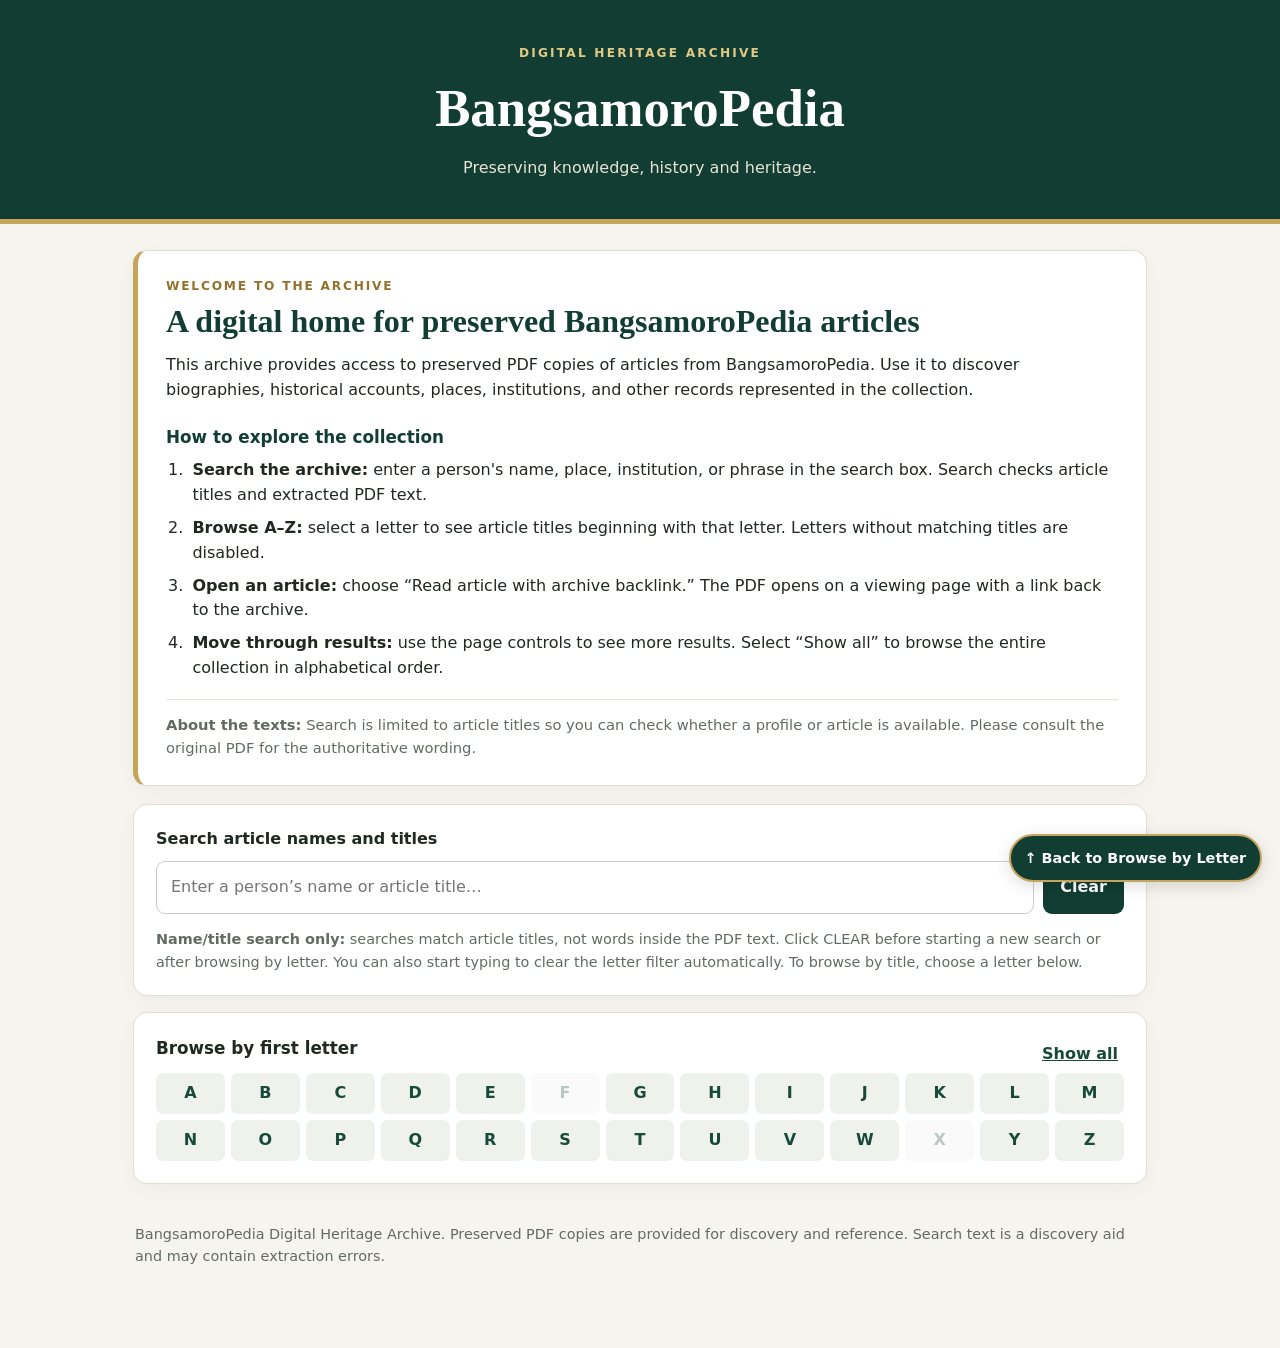
<file: index.html>
<!doctype html>
<html lang="en">
<head>
<meta charset="utf-8">
<meta name="viewport" content="width=device-width, initial-scale=1">
<meta name="description" content="Searchable BangsamoroPedia digital heritage archive of preserved articles and historical records.">
<title>BangsamoroPedia | Digital Heritage Archive</title>
<link rel="stylesheet" href="style.css">
</head>
<body>
<header class="hero">
  <div class="eyebrow">DIGITAL HERITAGE ARCHIVE</div>
  <h1>BangsamoroPedia</h1>
  <p>Preserving knowledge, history and heritage.</p>
</header>
<main>
  <section class="welcome-panel" id="welcome" aria-labelledby="welcome-title">
    <p class="welcome-kicker">WELCOME TO THE ARCHIVE</p>
    <h2 id="welcome-title">A digital home for preserved BangsamoroPedia articles</h2>
    <p>This archive provides access to preserved PDF copies of articles from BangsamoroPedia. Use it to discover biographies, historical accounts, places, institutions, and other records represented in the collection.</p>
    <h3>How to explore the collection</h3>
    <ol>
      <li><strong>Search the archive:</strong> enter a person's name, place, institution, or phrase in the search box. Search checks article titles and extracted PDF text.</li>
      <li><strong>Browse A–Z:</strong> select a letter to see article titles beginning with that letter. Letters without matching titles are disabled.</li>
      <li><strong>Open an article:</strong> choose “Read article with archive backlink.” The PDF opens on a viewing page with a link back to the archive.</li>
      <li><strong>Move through results:</strong> use the page controls to see more results. Select “Show all” to browse the entire collection in alphabetical order.</li>
    </ol>
    <p class="welcome-note"><strong>About the texts:</strong> Search is limited to article titles so you can check whether a profile or article is available. Please consult the original PDF for the authoritative wording.</p>
  </section>

  <section class="search-panel" aria-labelledby="search-title">
    <label id="search-title" for="q">Search article names and titles</label>
    <div class="search-row"><input id="q" type="search" placeholder="Enter a person’s name or article title…" autocomplete="off"><button id="clear" type="button">Clear</button></div>
    <p class="hint"><strong>Name/title search only:</strong> searches match article titles, not words inside the PDF text. Click CLEAR before starting a new search or after browsing by letter. You can also start typing to clear the letter filter automatically. To browse by title, choose a letter below.</p>
  </section>
  <section class="browse-panel" aria-labelledby="browse-title">
    <div class="browse-heading"><h2 id="browse-title">Browse by first letter</h2><button id="all" class="text-button" type="button">Show all</button></div>
    <nav id="alphabet" class="alphabet" aria-label="Filter article titles by first letter"></nav>
  </section>
  <section id="archive-results" hidden>
    <div class="toolbar">
      <div class="summary" id="summary" aria-live="polite">Choose a letter or search to begin.</div>
      <label class="sort-label" for="sort">Sort <select id="sort"><option value="title">Title A–Z</option><option value="title-desc">Title Z–A</option></select></label>
    </div>
    <section id="results" aria-live="polite"></section>
    <nav id="pagination" class="pagination" aria-label="Article result pages"></nav>
  </section>
  <footer><p>BangsamoroPedia Digital Heritage Archive. Preserved PDF copies are provided for discovery and reference. Search text is a discovery aid and may contain extraction errors.</p></footer>
</main>
<a id="back-floating" class="back-floating" href="#browse-title" aria-label="Back to Browse by Letter">↑ Back to Browse by Letter</a>
<script src="app.js?v=6"></script>
</body>
</html>
</file>
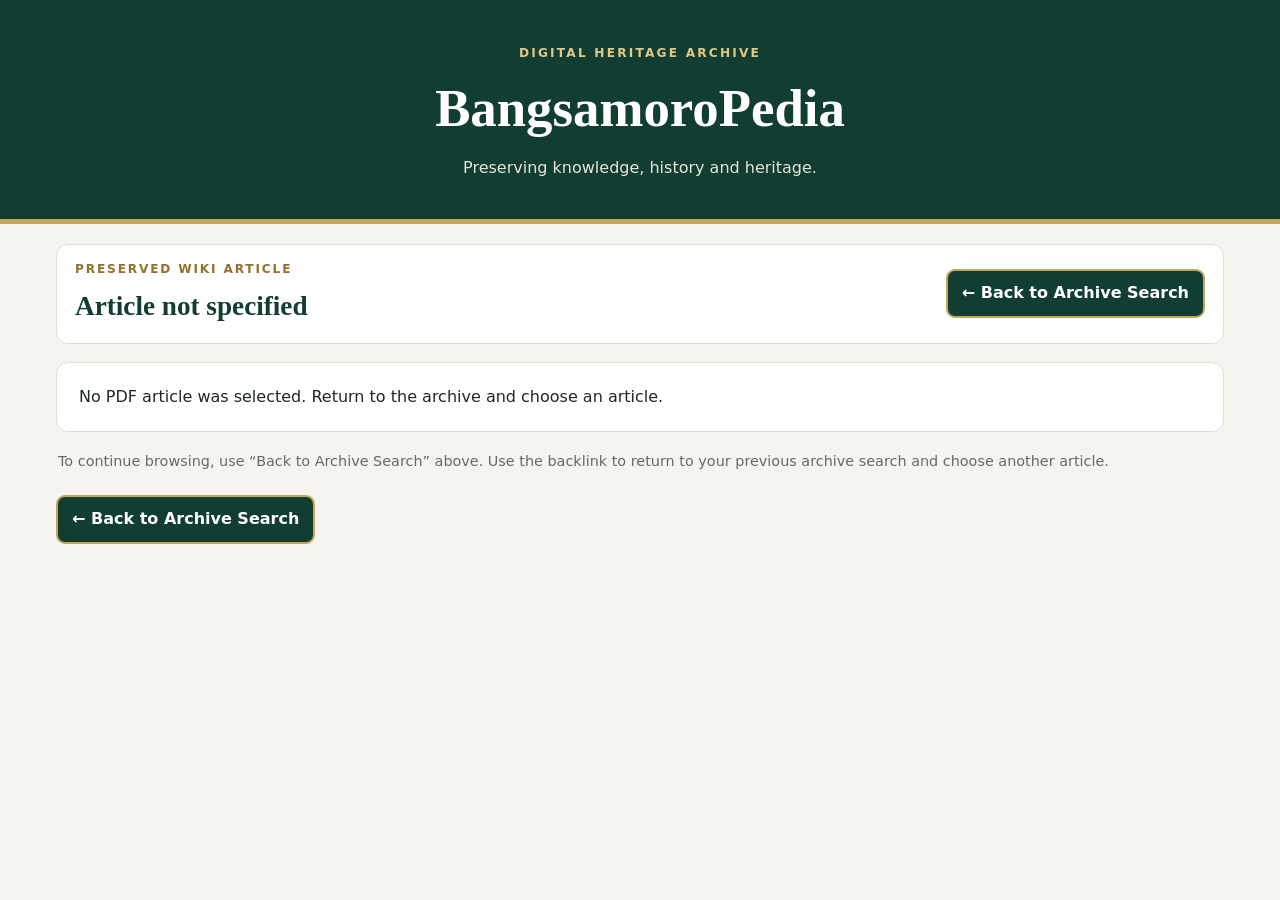
<file: article.html>
<!doctype html>
<html lang="en">
<head>
<meta charset="utf-8">
<meta name="viewport" content="width=device-width, initial-scale=1">
<meta name="description" content="Read a preserved BangsamoroPedia article PDF and return to the digital heritage archive.">
<title>Read Article | BangsamoroPedia</title>
<link rel="stylesheet" href="style.css">
<style>
.viewer-main{max-width:1200px;margin:20px auto;padding:0 16px}
.viewer-toolbar{display:flex;align-items:center;justify-content:space-between;gap:14px;flex-wrap:wrap;background:#fff;border:1px solid #e0ddd3;border-radius:12px;padding:15px 18px;margin-bottom:14px}
.viewer-toolbar h2{font-family:Georgia,serif;color:#123d32;font-size:clamp(1.2rem,2.5vw,1.7rem);margin:0;overflow-wrap:anywhere}
.archive-back{display:inline-block;background:#123d32;color:#fff;text-decoration:none;padding:10px 14px;border-radius:9px;font-weight:750;border:2px solid #c5a45b;white-space:nowrap}
.archive-back:hover{background:#1c5948}
.pdf-frame{display:block;width:100%;height:calc(100vh - 235px);min-height:520px;border:1px solid #d6d8d1;border-radius:10px;background:#e9ece7}
.viewer-note{color:#626b63;font-size:.9rem;margin:10px 2px 22px}
.viewer-error{background:#fff;border:1px solid #e0ddd3;border-radius:12px;padding:22px;margin:18px 0}
@media(max-width:600px){.viewer-toolbar{align-items:flex-start}.pdf-frame{height:72vh;min-height:420px}}
</style>
</head>
<body>
<header class="hero">
  <div class="eyebrow">DIGITAL HERITAGE ARCHIVE</div>
  <h1>BangsamoroPedia</h1>
  <p>Preserving knowledge, history and heritage.</p>
</header>
<main class="viewer-main">
  <div class="viewer-toolbar">
    <div><div class="welcome-kicker">PRESERVED WIKI ARTICLE</div><h2 id="article-title">Loading article…</h2></div>
    <a class="archive-back" href="index.html#browse-title">← Back to Archive Search</a>
  </div>
  <div id="viewer-content"><p class="viewer-error">Loading the PDF article…</p></div>
  <p class="viewer-note">To continue browsing, use “Back to Archive Search” above. Use the backlink to return to your previous archive search and choose another article.</p>
  <p><a class="archive-back" href="index.html#browse-title">← Back to Archive Search</a></p>
</main>
<script src="article.js?v=1"></script>
</body>
</html>
</file>
<file: style.css>
*{box-sizing:border-box}html{scroll-behavior:smooth}body{margin:0;background:#f6f4ee;color:#202821;font:16px/1.55 system-ui,-apple-system,Segoe UI,sans-serif}.hero{background:#123d32;color:#fff;padding:44px 20px 38px;text-align:center;border-bottom:5px solid #c5a45b}.eyebrow{font-size:.76rem;letter-spacing:.18em;color:#e0c985;font-weight:700}.hero h1{font-family:Georgia,serif;font-size:clamp(2rem,5vw,3.3rem);margin:.35rem 0}.hero p{margin:0;color:#e8e4d8}main{max-width:1050px;margin:26px auto;padding:0 18px}.search-panel,.browse-panel{background:#fff;border:1px solid #e0ddd3;border-radius:14px;padding:22px;box-shadow:0 5px 20px #15251a0a}.search-panel label{display:block;font-weight:750;margin-bottom:9px}.search-row{display:flex;gap:9px}input{min-width:0;flex:1;padding:13px 14px;border:1px solid #c9cec7;border-radius:9px;font:inherit}button,select{font:inherit}button{border:0;border-radius:9px;background:#123d32;color:#fff;padding:11px 17px;font-weight:700;cursor:pointer}button:focus-visible,input:focus-visible,select:focus-visible,a:focus-visible{outline:3px solid #c5a45b;outline-offset:2px}button:disabled{cursor:not-allowed;opacity:.3}.hint,.summary,footer{font-size:.9rem;color:#626b63}.hint{margin-bottom:0}.browse-panel{margin-top:16px}.browse-heading{display:flex;justify-content:space-between;align-items:center;gap:12px}.browse-heading h2{font-size:1.05rem;margin:0 0 12px}.text-button{background:transparent;color:#174a3a;padding:4px 6px;text-decoration:underline}.alphabet{display:grid;grid-template-columns:repeat(13,minmax(0,1fr));gap:6px}.letter{padding:8px 0;border-radius:7px;background:#eef1ec;color:#174a3a}.letter.active{background:#123d32;color:#fff;box-shadow:inset 0 0 0 2px #c5a45b}.toolbar{display:flex;align-items:center;justify-content:space-between;gap:14px;margin:18px 2px 8px}.summary{margin:0}.sort-label{display:flex;align-items:center;gap:7px;font-size:.88rem;color:#626b63;white-space:nowrap}select{border:1px solid #c9cec7;border-radius:8px;background:#fff;padding:7px;color:#202821}.result{background:#fff;border:1px solid #e0ddd3;border-radius:12px;padding:19px;margin:12px 0}.result h2{font-family:Georgia,serif;font-size:1.3rem;margin:0 0 6px}.meta{font-size:.83rem;color:#697268;margin-bottom:10px}.snippet{overflow-wrap:anywhere;color:#3d463f;font-size:.95rem}.actions{margin-top:12px}.actions a{display:inline-block;background:#e9efe9;color:#174a3a;text-decoration:none;padding:8px 12px;border-radius:8px;font-weight:700}.empty{padding:25px;text-align:center;background:#fff;border:1px solid #e0ddd3;border-radius:12px;color:#687067}.pagination{display:flex;justify-content:center;align-items:center;flex-wrap:wrap;gap:7px;margin:22px 0}.page-button{padding:8px 12px;background:#e9efe9;color:#174a3a}.page-button.active{background:#123d32;color:#fff;box-shadow:inset 0 0 0 2px #c5a45b}footer{padding:25px 2px 40px}mark{background:#f4df91;color:#2a2a20}@media(max-width:700px){.alphabet{grid-template-columns:repeat(7,minmax(0,1fr))}}@media(max-width:520px){.search-row{flex-direction:column}button{padding:12px}.toolbar{align-items:flex-start;flex-direction:column}.browse-panel,.search-panel{padding:16px}.hero{padding:34px 16px 30px}}
.welcome-panel{background:#fff;border:1px solid #e0ddd3;border-left:5px solid #c5a45b;border-radius:14px;padding:26px 28px;margin-bottom:18px;box-shadow:0 5px 20px #15251a0a}.welcome-kicker{font-size:.76rem;letter-spacing:.15em;font-weight:800;color:#94712c;margin:0 0 7px}.welcome-panel h2{font-family:Georgia,serif;color:#123d32;font-size:clamp(1.45rem,3vw,2rem);line-height:1.2;margin:0 0 12px}.welcome-panel h3{font-size:1.05rem;color:#123d32;margin:22px 0 8px}.welcome-panel p{margin-top:0}.welcome-panel ol{padding-left:1.4rem;margin:8px 0 18px}.welcome-panel li{padding-left:4px;margin:8px 0}.welcome-note{border-top:1px solid #e7e3d9;padding-top:14px;color:#626b63;font-size:.92rem;margin-bottom:0!important}.welcome-panel[hidden],#archive-results[hidden]{display:none!important}@media(max-width:520px){.welcome-panel{padding:19px 17px}}

/* Floating return navigation targets Browse by first letter. */
#browse-title{scroll-margin-top:18px}#archive-results{scroll-margin-top:18px}
.back-floating{position:fixed;right:18px;bottom:18px;z-index:1000;display:inline-block;padding:11px 14px;border-radius:999px;background:#123d32;color:#fff;text-decoration:none;font-size:.9rem;font-weight:750;border:2px solid #c5a45b;box-shadow:0 4px 16px #0002}
.back-floating:hover{background:#1c5948}
#browse-title{scroll-margin-top:18px}
#archive-results{scroll-margin-top:18px}
</file>
